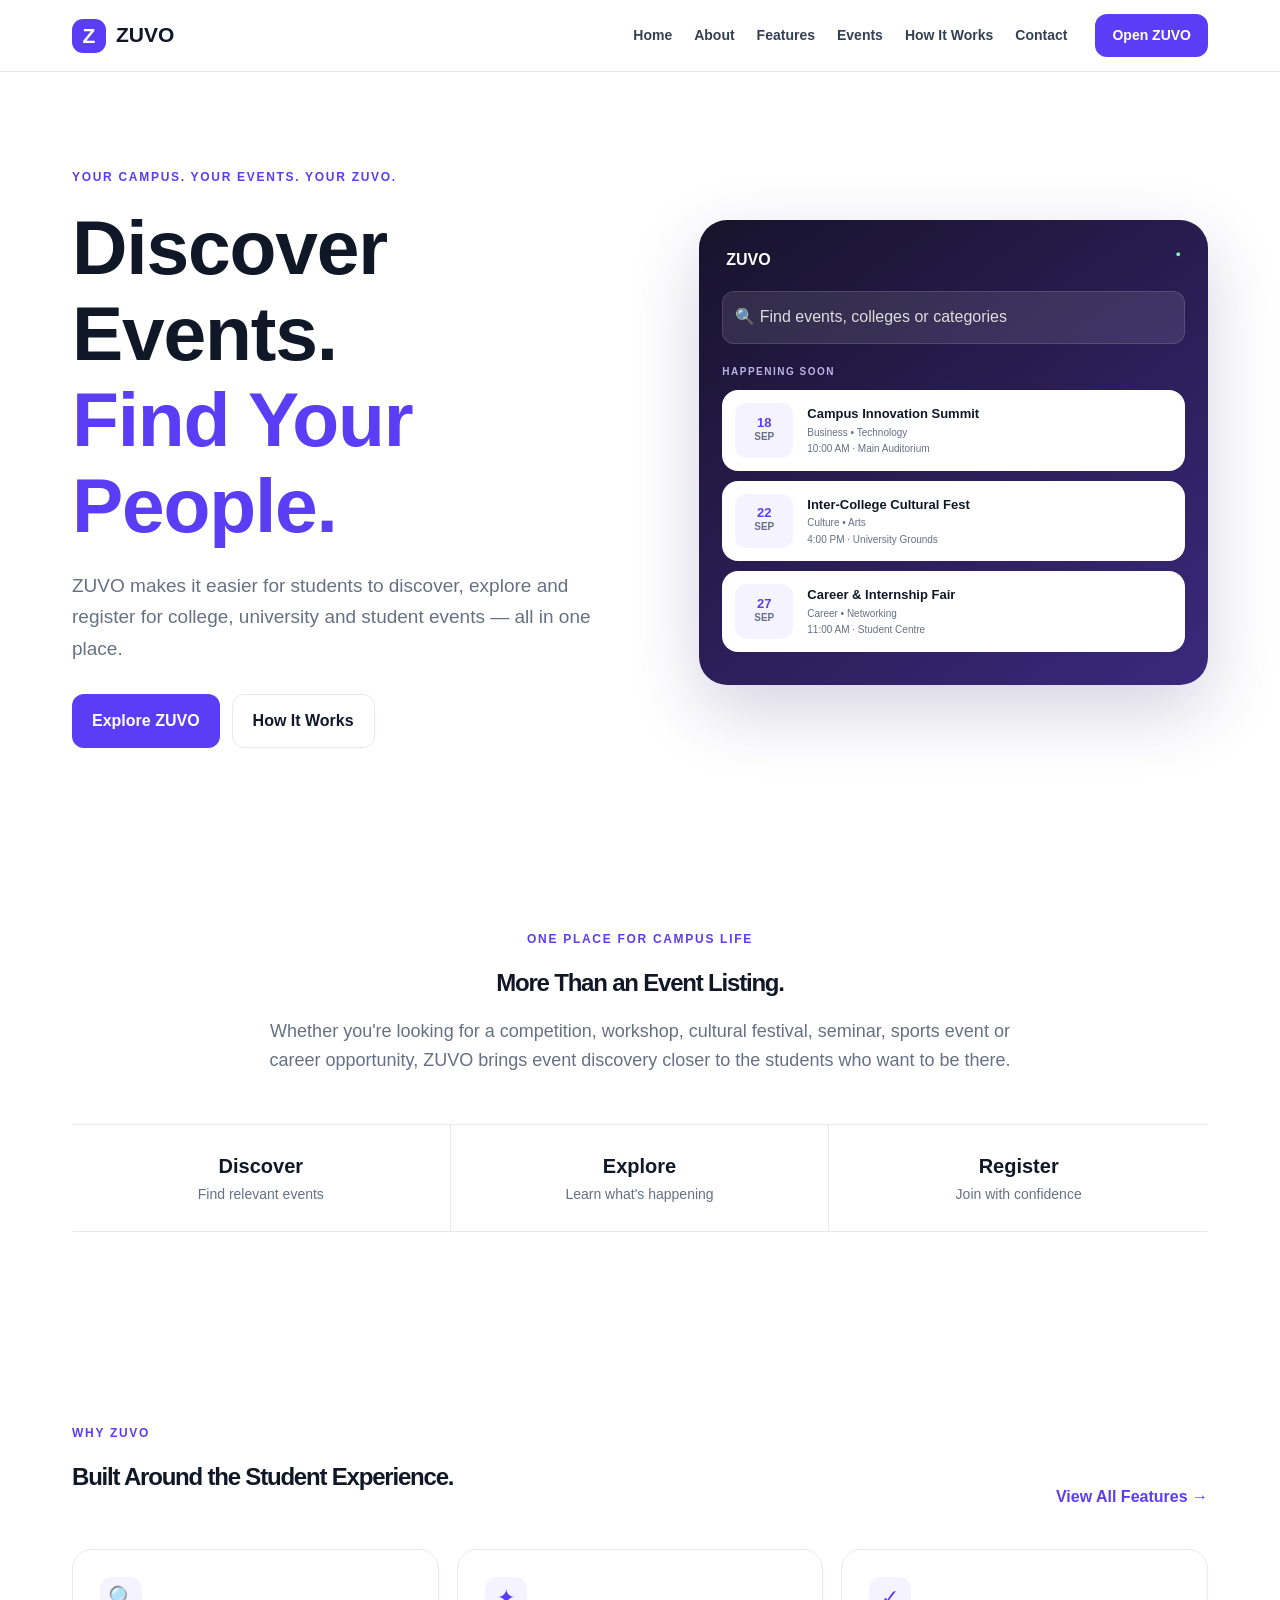
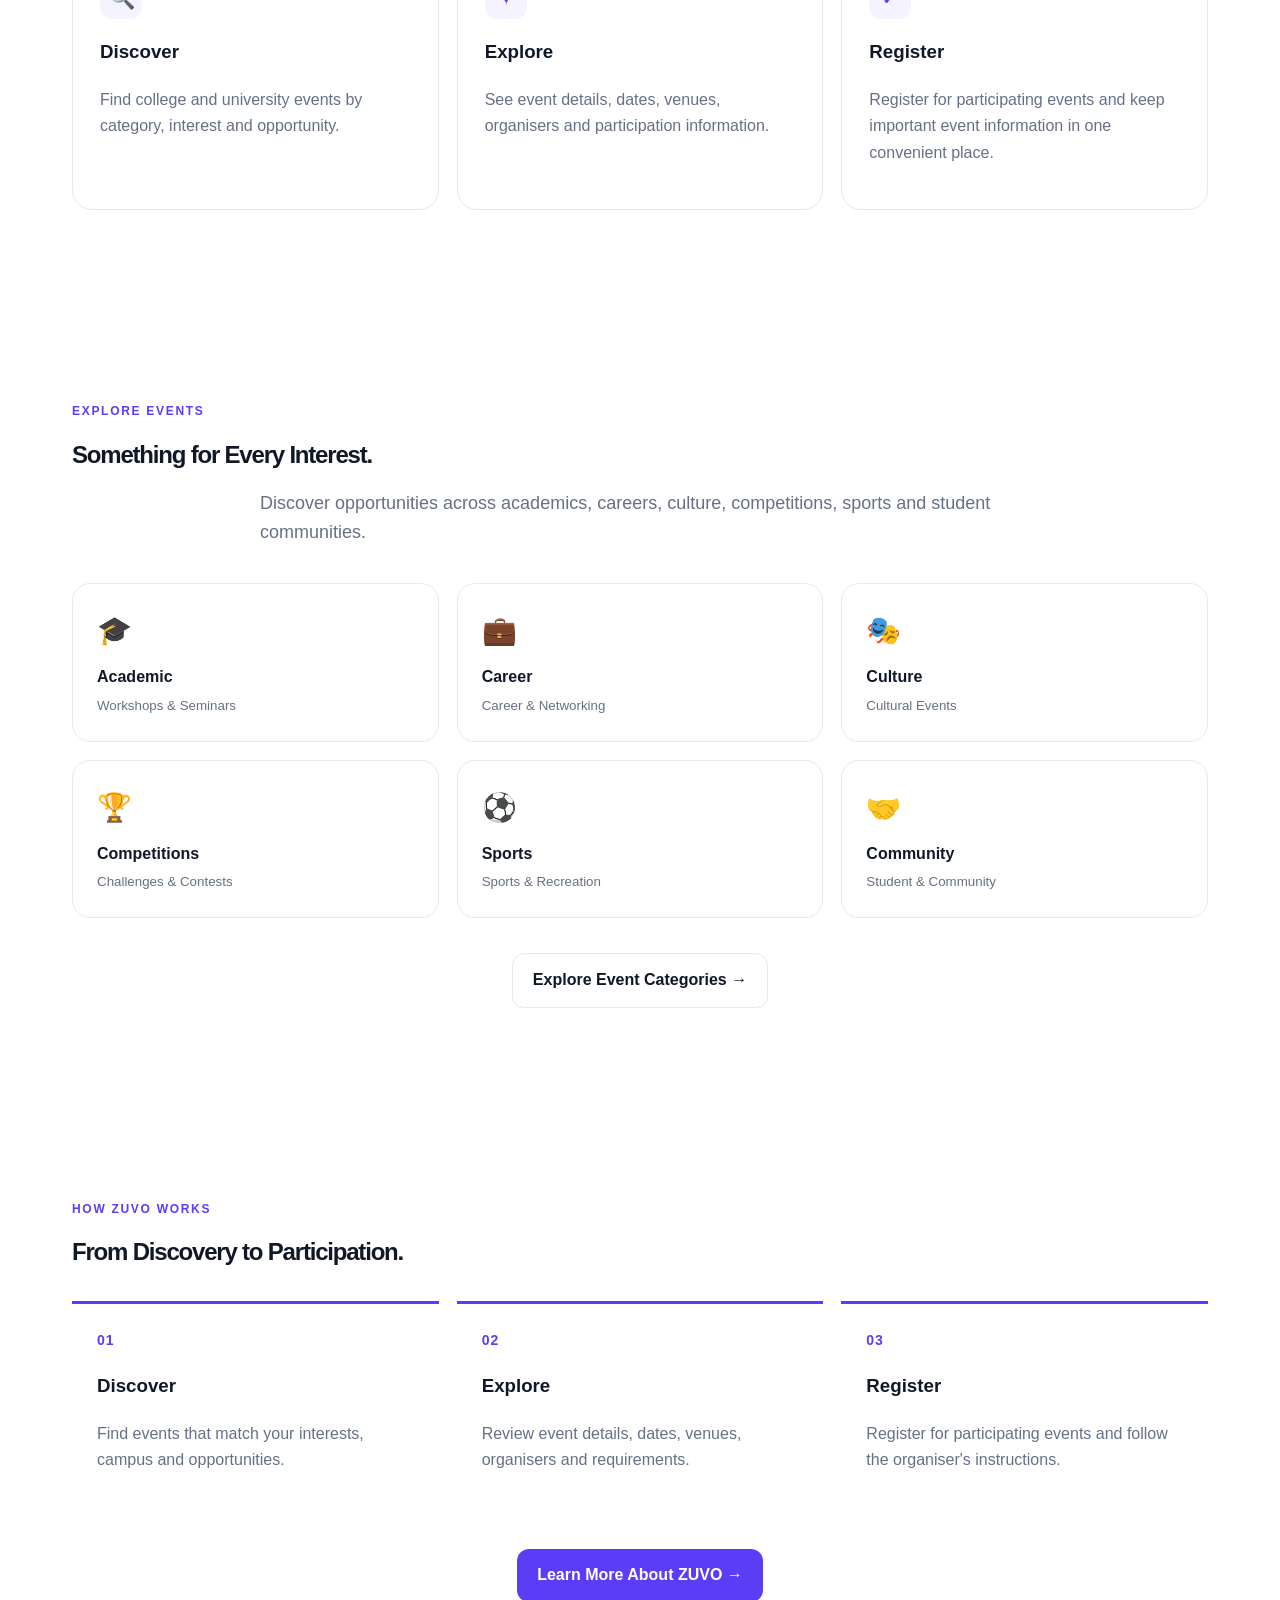
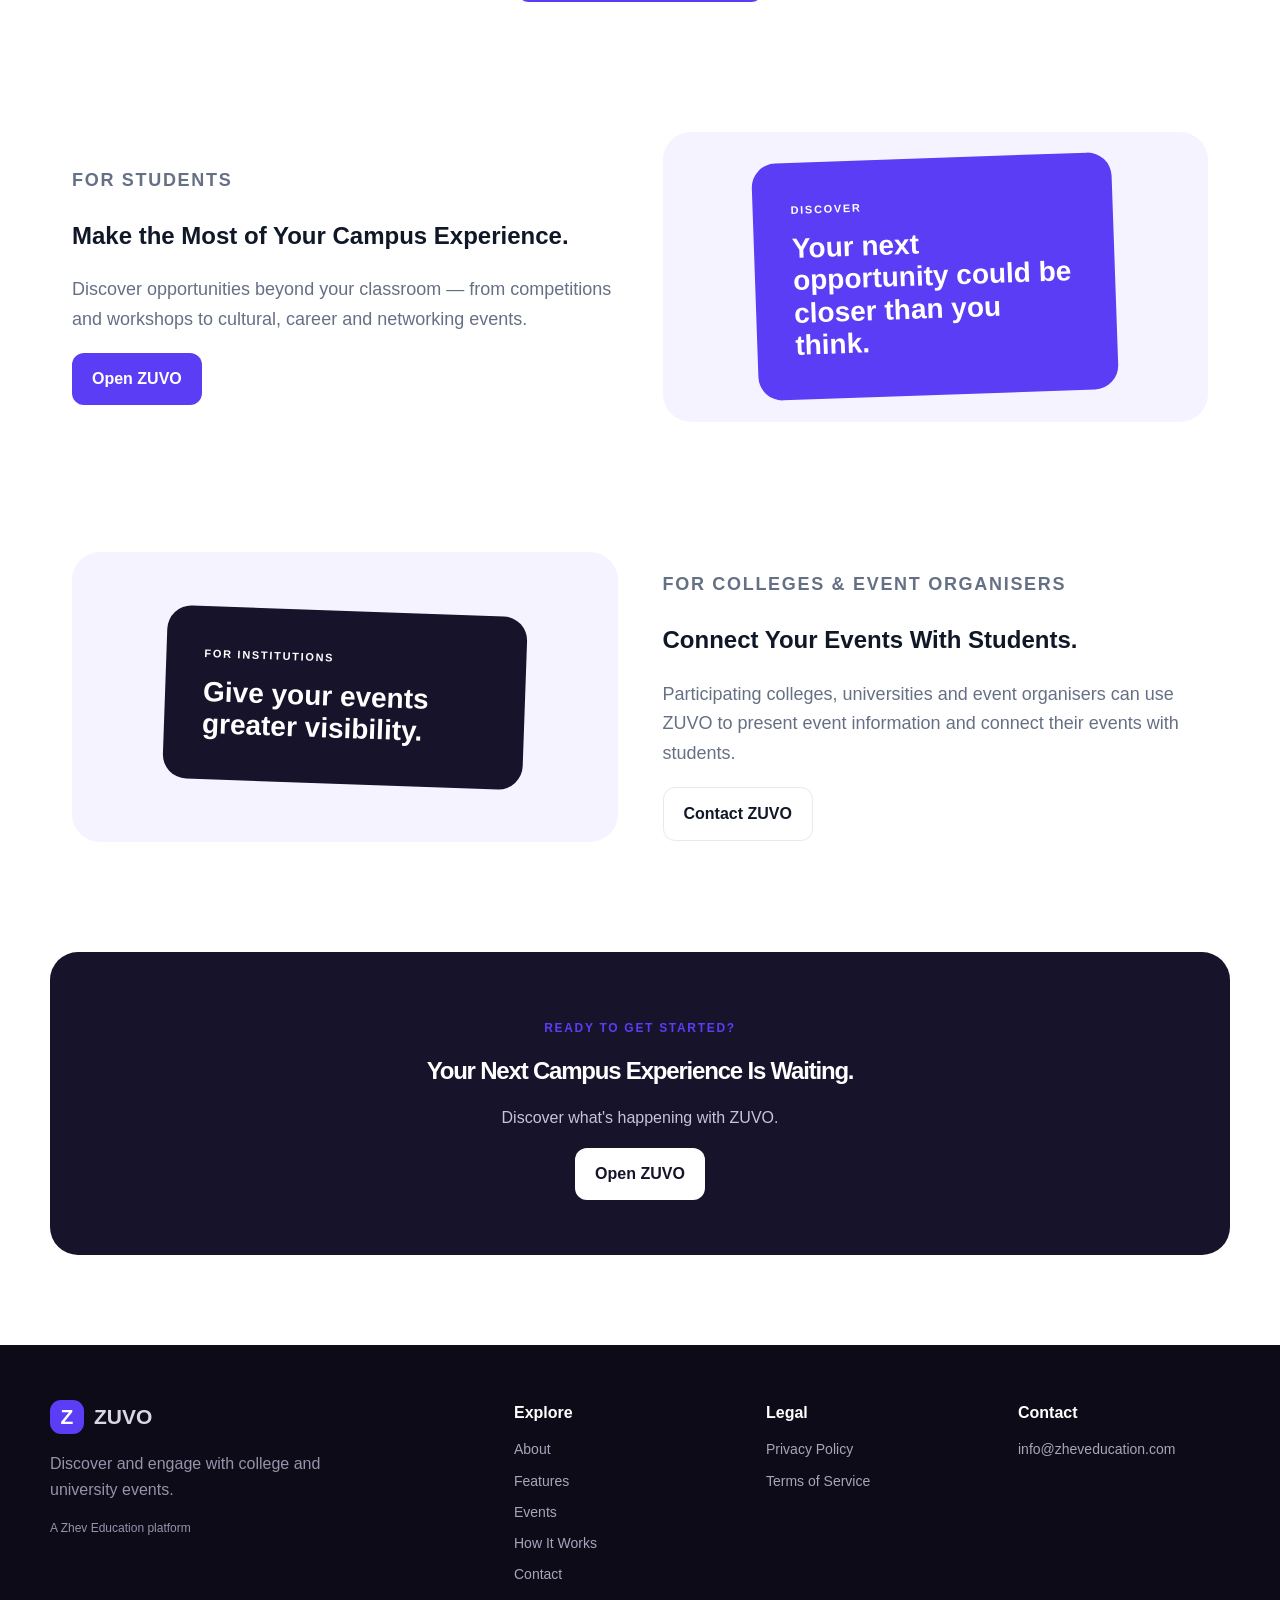
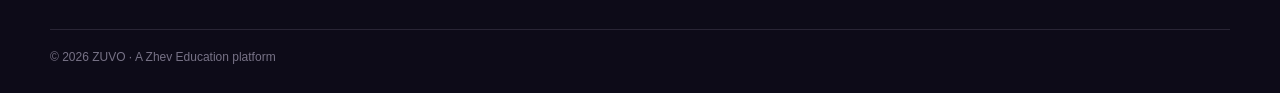
<file: index.html>
<!DOCTYPE html>
<html lang="en">
<head>
    <meta charset="UTF-8">
    <meta name="viewport" content="width=device-width, initial-scale=1.0">

    <title>ZUVO | Discover College & University Events</title>

    <meta name="description"
          content="ZUVO helps students discover, explore and register for college, university and student events — all in one place.">

    <meta name="keywords"
          content="college events, university events, student events, campus events, college event discovery, ZUVO">

    <meta name="robots" content="index, follow">

    <link rel="canonical" href="https://zuvo.zheveducation.com/">

    <link rel="stylesheet" href="styles.css">
</head>

<body>

<!-- ================= HEADER ================= -->

<header class="site-header">

    <div class="header-container">

        <a href="index.html" class="logo">
            <span class="logo-mark">Z</span>
            <span class="logo-text">ZUVO</span>
        </a>

        <nav class="main-nav">

            <a href="index.html">Home</a>
            <a href="about.html">About</a>
            <a href="features.html">Features</a>
            <a href="events.html">Events</a>
            <a href="how-it-works.html">How It Works</a>
            <a href="contact.html">Contact</a>

        </nav>

        <a href="https://app.zheveducation.com/"
           class="header-button">
            Open ZUVO
        </a>

    </div>

</header>


<!-- ================= HERO ================= -->

<main>

<section class="hero">

    <div class="hero-content">

        <p class="eyebrow">
            YOUR CAMPUS. YOUR EVENTS. YOUR ZUVO.
        </p>

        <h1>
            Discover Events.<br>
            <span>Find Your People.</span>
        </h1>

        <p class="hero-description">
            ZUVO makes it easier for students to discover,
            explore and register for college, university and
            student events — all in one place.
        </p>

        <div class="hero-buttons">

            <a href="https://app.zheveducation.com/"
               class="button button-primary">
                Explore ZUVO
            </a>

            <a href="how-it-works.html"
               class="button button-secondary">
                How It Works
            </a>

        </div>

    </div>


    <div class="hero-preview">

        <div class="preview-header">
            <strong>ZUVO</strong>
            <span>●</span>
        </div>

        <div class="search-box">
            🔍 Find events, colleges or categories
        </div>

        <p class="preview-label">
            HAPPENING SOON
        </p>


        <div class="event-preview">

            <div class="event-date">
                <strong>18</strong>
                <small>SEP</small>
            </div>

            <div>
                <strong>Campus Innovation Summit</strong>
                <span>Business • Technology</span>
                <small>10:00 AM · Main Auditorium</small>
            </div>

        </div>


        <div class="event-preview">

            <div class="event-date">
                <strong>22</strong>
                <small>SEP</small>
            </div>

            <div>
                <strong>Inter-College Cultural Fest</strong>
                <span>Culture • Arts</span>
                <small>4:00 PM · University Grounds</small>
            </div>

        </div>


        <div class="event-preview">

            <div class="event-date">
                <strong>27</strong>
                <small>SEP</small>
            </div>

            <div>
                <strong>Career & Internship Fair</strong>
                <span>Career • Networking</span>
                <small>11:00 AM · Student Centre</small>
            </div>

        </div>

    </div>

</section>


<!-- ================= INTRODUCTION ================= -->

<section class="section intro-section">

    <p class="eyebrow">
        ONE PLACE FOR CAMPUS LIFE
    </p>

    <h2>
        More Than an Event Listing.
    </h2>

    <p class="section-description">

        Whether you're looking for a competition,
        workshop, cultural festival, seminar,
        sports event or career opportunity,
        ZUVO brings event discovery closer to
        the students who want to be there.

    </p>


    <div class="three-column-stats">

        <div>
            <strong>Discover</strong>
            <span>Find relevant events</span>
        </div>

        <div>
            <strong>Explore</strong>
            <span>Learn what's happening</span>
        </div>

        <div>
            <strong>Register</strong>
            <span>Join with confidence</span>
        </div>

    </div>

</section>


<!-- ================= WHY ZUVO ================= -->

<section class="section">

    <div class="section-heading">

        <div>

            <p class="eyebrow">
                WHY ZUVO
            </p>

            <h2>
                Built Around the Student Experience.
            </h2>

        </div>

        <a href="features.html">
            View All Features →
        </a>

    </div>


    <div class="feature-cards">


        <article class="feature-card">

            <div class="feature-icon">
                🔍
            </div>

            <h3>
                Discover
            </h3>

            <p>
                Find college and university events
                by category, interest and opportunity.
            </p>

        </article>


        <article class="feature-card">

            <div class="feature-icon">
                ✦
            </div>

            <h3>
                Explore
            </h3>

            <p>
                See event details, dates, venues,
                organisers and participation information.
            </p>

        </article>


        <article class="feature-card">

            <div class="feature-icon">
                ✓
            </div>

            <h3>
                Register
            </h3>

            <p>
                Register for participating events
                and keep important event information
                in one convenient place.
            </p>

        </article>

    </div>

</section>


<!-- ================= EVENT CATEGORIES ================= -->

<section class="section categories-section">

    <p class="eyebrow">
        EXPLORE EVENTS
    </p>

    <h2>
        Something for Every Interest.
    </h2>

    <p class="section-description">
        Discover opportunities across academics,
        careers, culture, competitions, sports
        and student communities.
    </p>


    <div class="category-grid">

        <a href="events.html" class="category-card">
            <span>🎓</span>
            <strong>Academic</strong>
            <small>Workshops & Seminars</small>
        </a>


        <a href="events.html" class="category-card">
            <span>💼</span>
            <strong>Career</strong>
            <small>Career & Networking</small>
        </a>


        <a href="events.html" class="category-card">
            <span>🎭</span>
            <strong>Culture</strong>
            <small>Cultural Events</small>
        </a>


        <a href="events.html" class="category-card">
            <span>🏆</span>
            <strong>Competitions</strong>
            <small>Challenges & Contests</small>
        </a>


        <a href="events.html" class="category-card">
            <span>⚽</span>
            <strong>Sports</strong>
            <small>Sports & Recreation</small>
        </a>


        <a href="events.html" class="category-card">
            <span>🤝</span>
            <strong>Community</strong>
            <small>Student & Community</small>
        </a>

    </div>


    <div class="center-button">

        <a href="events.html"
           class="button button-secondary">
            Explore Event Categories →
        </a>

    </div>

</section>


<!-- ================= HOW IT WORKS ================= -->

<section class="section how-section">

    <p class="eyebrow">
        HOW ZUVO WORKS
    </p>

    <h2>
        From Discovery to Participation.
    </h2>


    <div class="steps">


        <div class="step">

            <div class="step-number">
                01
            </div>

            <h3>
                Discover
            </h3>

            <p>
                Find events that match your
                interests, campus and opportunities.
            </p>

        </div>


        <div class="step">

            <div class="step-number">
                02
            </div>

            <h3>
                Explore
            </h3>

            <p>
                Review event details, dates,
                venues, organisers and requirements.
            </p>

        </div>


        <div class="step">

            <div class="step-number">
                03
            </div>

            <h3>
                Register
            </h3>

            <p>
                Register for participating events
                and follow the organiser's instructions.
            </p>

        </div>

    </div>


    <div class="center-button">

        <a href="how-it-works.html"
           class="button button-primary">
            Learn More About ZUVO →
        </a>

    </div>

</section>


<!-- ================= STUDENTS ================= -->

<section class="split-section">

    <div class="split-content">

        <p class="eyebrow">
            FOR STUDENTS
        </p>

        <h2>
            Make the Most of Your Campus Experience.
        </h2>

        <p>

            Discover opportunities beyond your classroom —
            from competitions and workshops to cultural,
            career and networking events.

        </p>

        <a href="https://app.zheveducation.com/"
           class="button button-primary">
            Open ZUVO
        </a>

    </div>


    <div class="split-visual">

        <div class="visual-card">

            <span>DISCOVER</span>

            <strong>
                Your next opportunity
                could be closer than you think.
            </strong>

        </div>

    </div>

</section>


<!-- ================= ORGANISERS ================= -->

<section class="split-section organiser-section">

    <div class="split-visual">

        <div class="visual-card organiser-card">

            <span>FOR INSTITUTIONS</span>

            <strong>
                Give your events
                greater visibility.
            </strong>

        </div>

    </div>


    <div class="split-content">

        <p class="eyebrow">
            FOR COLLEGES & EVENT ORGANISERS
        </p>

        <h2>
            Connect Your Events With Students.
        </h2>

        <p>

            Participating colleges, universities and
            event organisers can use ZUVO to present
            event information and connect their events
            with students.

        </p>

        <a href="contact.html"
           class="button button-secondary">
            Contact ZUVO
        </a>

    </div>

</section>


<!-- ================= FINAL CTA ================= -->

<section class="final-cta">

    <p class="eyebrow">
        READY TO GET STARTED?
    </p>

    <h2>
        Your Next Campus Experience Is Waiting.
    </h2>

    <p>
        Discover what's happening with ZUVO.
    </p>

    <a href="https://app.zheveducation.com/"
       class="button button-light">
        Open ZUVO
    </a>

</section>

</main>


<!-- ================= FOOTER ================= -->

<footer class="site-footer">

    <div class="footer-container">


        <div class="footer-brand">

            <a href="index.html" class="logo">

                <span class="logo-mark">Z</span>

                <span class="logo-text">
                    ZUVO
                </span>

            </a>

            <p>
                Discover and engage with college
                and university events.
            </p>

            <p class="powered-by">
                A Zhev Education platform
            </p>

        </div>


        <div class="footer-column">

            <strong>
                Explore
            </strong>

            <a href="about.html">
                About
            </a>

            <a href="features.html">
                Features
            </a>

            <a href="events.html">
                Events
            </a>

            <a href="how-it-works.html">
                How It Works
            </a>

            <a href="contact.html">
                Contact
            </a>

        </div>


        <div class="footer-column">

            <strong>
                Legal
            </strong>

            <a href="privacy-policy.html">
                Privacy Policy
            </a>

            <a href="terms-of-service.html">
                Terms of Service
            </a>

        </div>


        <div class="footer-column">

            <strong>
                Contact
            </strong>

            <a href="mailto:info@zheveducation.com">
                info@zheveducation.com
            </a>

        </div>

    </div>


    <div class="footer-bottom">

        © 2026 ZUVO · A Zhev Education platform

    </div>

</footer>


<script src="site.js"></script>

</body>
</html>
</file>
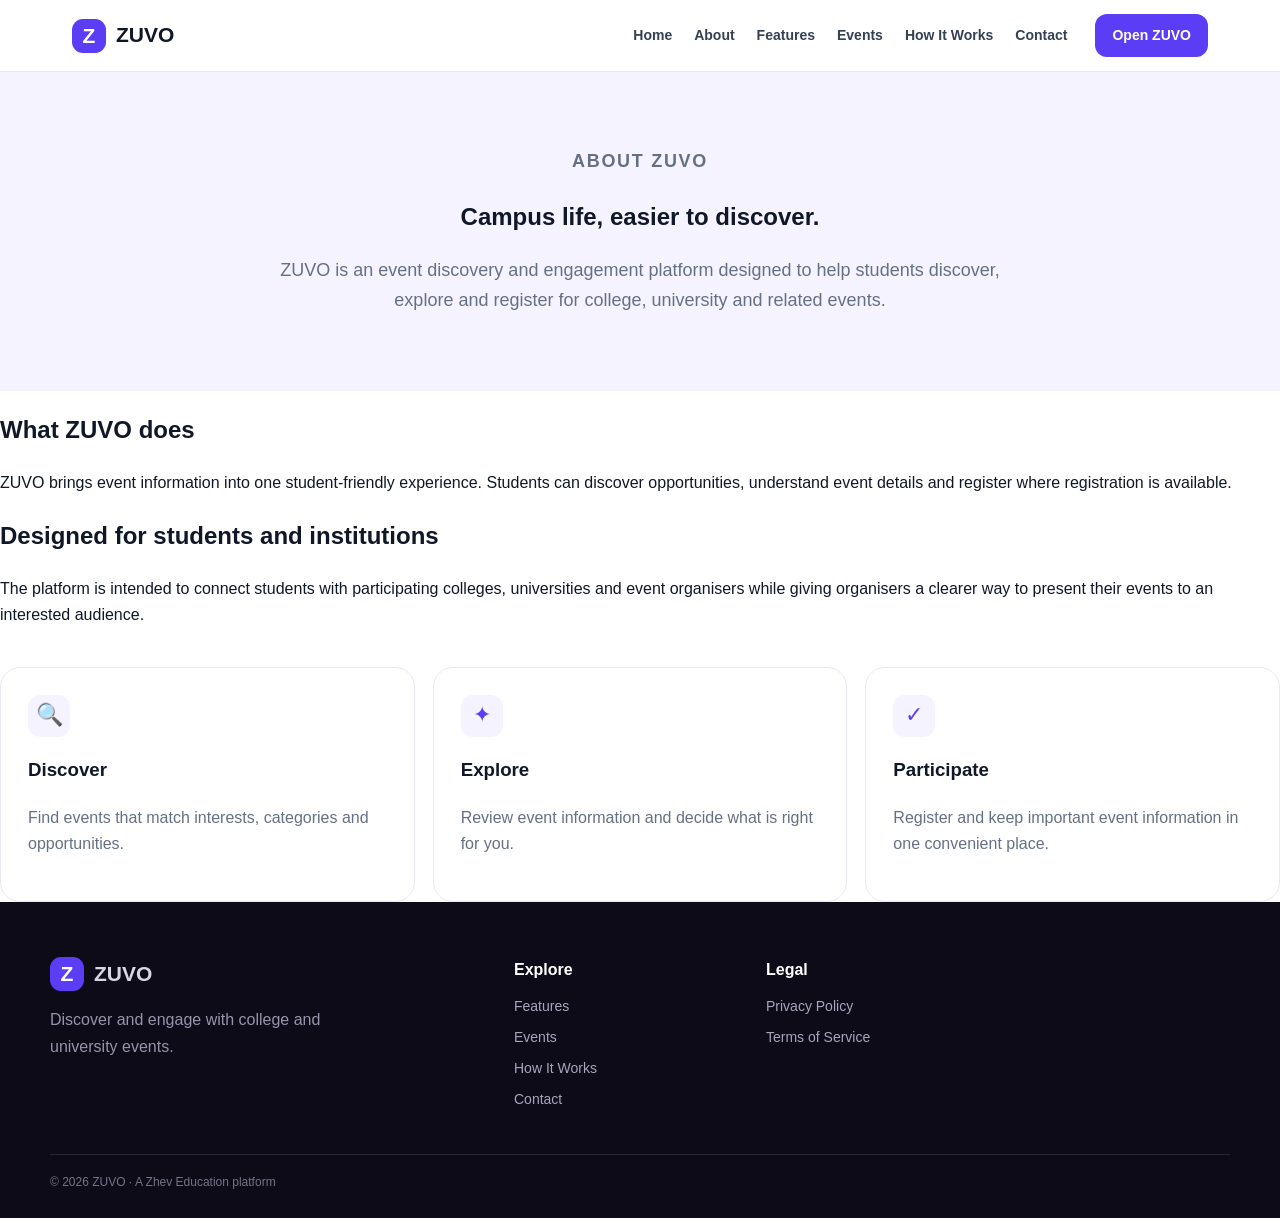
<file: about.html>
<!DOCTYPE html><html lang="en"><head><meta charset="UTF-8"><meta name="viewport" content="width=device-width, initial-scale=1.0"><meta name="description" content="Learn about ZUVO, a platform for discovering and engaging with college and university events."><link rel="canonical" href="https://zuvo.zheveducation.com/about.html"><link rel="stylesheet" href="styles.css"><title>About ZUVO | Discover Campus Events</title></head><body><header class="site-header"><div class="header-container"><a href="index.html" class="logo"><span class="logo-mark">Z</span><span class="logo-text">ZUVO</span></a><nav class="main-nav"><a href="index.html">Home</a><a href="about.html">About</a><a href="features.html">Features</a><a href="events.html">Events</a><a href="how-it-works.html">How It Works</a><a href="contact.html">Contact</a></nav><a href="https://app.zheveducation.com/" class="header-button">Open ZUVO</a></div></header><main><section class="page-hero"><p class="eyebrow">ABOUT ZUVO</p><h1>Campus life, easier to discover.</h1><p>ZUVO is an event discovery and engagement platform designed to help students discover, explore and register for college, university and related events.</p></section><section class="content-section"><h2>What ZUVO does</h2><p>ZUVO brings event information into one student-friendly experience. Students can discover opportunities, understand event details and register where registration is available.</p><h2>Designed for students and institutions</h2><p>The platform is intended to connect students with participating colleges, universities and event organisers while giving organisers a clearer way to present their events to an interested audience.</p><div class="feature-cards three"><article class="feature-card"><div class="feature-icon">🔍</div><h3>Discover</h3><p>Find events that match interests, categories and opportunities.</p></article><article class="feature-card"><div class="feature-icon">✦</div><h3>Explore</h3><p>Review event information and decide what is right for you.</p></article><article class="feature-card"><div class="feature-icon">✓</div><h3>Participate</h3><p>Register and keep important event information in one convenient place.</p></article></div></section></main><footer class="site-footer"><div class="footer-container"><div class="footer-brand"><a href="index.html" class="logo"><span class="logo-mark">Z</span><span class="logo-text">ZUVO</span></a><p>Discover and engage with college and university events.</p></div><div class="footer-column"><strong>Explore</strong><a href="features.html">Features</a><a href="events.html">Events</a><a href="how-it-works.html">How It Works</a><a href="contact.html">Contact</a></div><div class="footer-column"><strong>Legal</strong><a href="privacy-policy.html">Privacy Policy</a><a href="terms-of-service.html">Terms of Service</a></div></div><div class="footer-bottom">© 2026 ZUVO · A Zhev Education platform</div></footer><script src="site.js"></script></body></html>
</file>
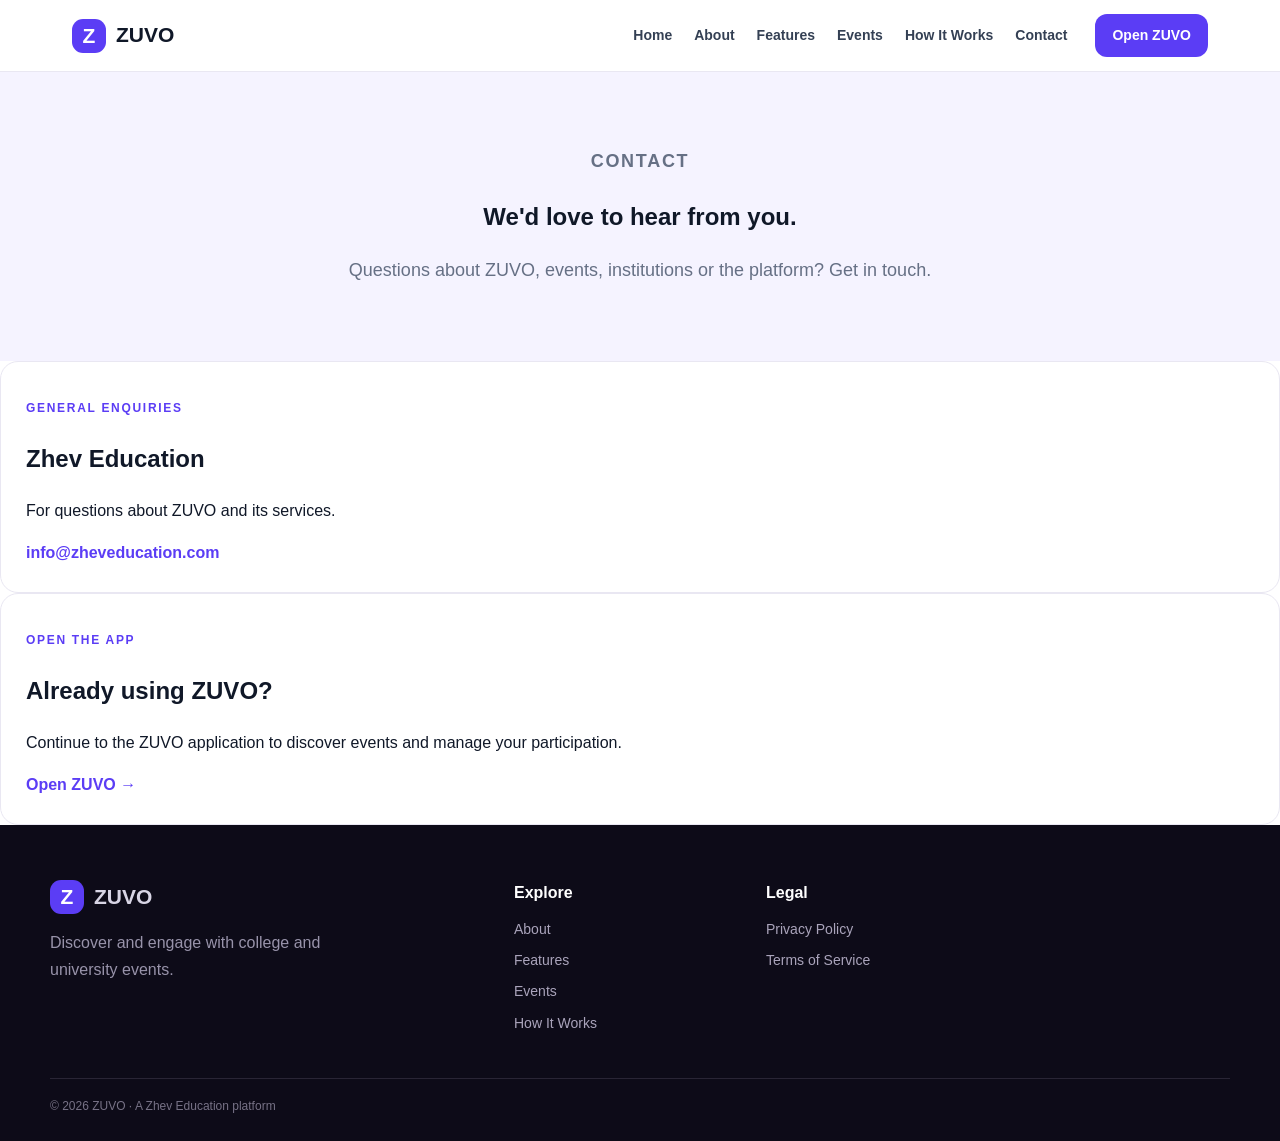
<file: contact.html>
<!doctype html><html lang="en"><head><meta charset="utf-8"><meta name="viewport" content="width=device-width,initial-scale=1"><meta name="description" content="Contact ZUVO and Zhev Education."><link rel="canonical" href="https://zuvo.zheveducation.com/contact.html"><link rel="stylesheet" href="styles.css"><title>Contact | ZUVO</title></head><body><header class="site-header"><div class="header-container"><a href="index.html" class="logo"><span class="logo-mark">Z</span><span class="logo-text">ZUVO</span></a><nav class="main-nav"><a href="index.html">Home</a><a href="about.html">About</a><a href="features.html">Features</a><a href="events.html">Events</a><a href="how-it-works.html">How It Works</a><a href="contact.html">Contact</a></nav><a href="https://app.zheveducation.com/" class="header-button">Open ZUVO</a></div></header><main><section class="page-hero"><p class="eyebrow">CONTACT</p><h1>We'd love to hear from you.</h1><p>Questions about ZUVO, events, institutions or the platform? Get in touch.</p></section><section class="content-section"><div class="contact-grid"><div class="contact-card"><p class="eyebrow">GENERAL ENQUIRIES</p><h2>Zhev Education</h2><p>For questions about ZUVO and its services.</p><a class="contact-link" href="mailto:info@zheveducation.com">info@zheveducation.com</a></div><div class="contact-card"><p class="eyebrow">OPEN THE APP</p><h2>Already using ZUVO?</h2><p>Continue to the ZUVO application to discover events and manage your participation.</p><a class="contact-link" href="https://app.zheveducation.com/">Open ZUVO →</a></div></div></section></main><footer class="site-footer"><div class="footer-container"><div class="footer-brand"><a href="index.html" class="logo"><span class="logo-mark">Z</span><span class="logo-text">ZUVO</span></a><p>Discover and engage with college and university events.</p></div><div class="footer-column"><strong>Explore</strong><a href="about.html">About</a><a href="features.html">Features</a><a href="events.html">Events</a><a href="how-it-works.html">How It Works</a></div><div class="footer-column"><strong>Legal</strong><a href="privacy-policy.html">Privacy Policy</a><a href="terms-of-service.html">Terms of Service</a></div></div><div class="footer-bottom">© 2026 ZUVO · A Zhev Education platform</div></footer><script src="site.js"></script></body></html>
</file>
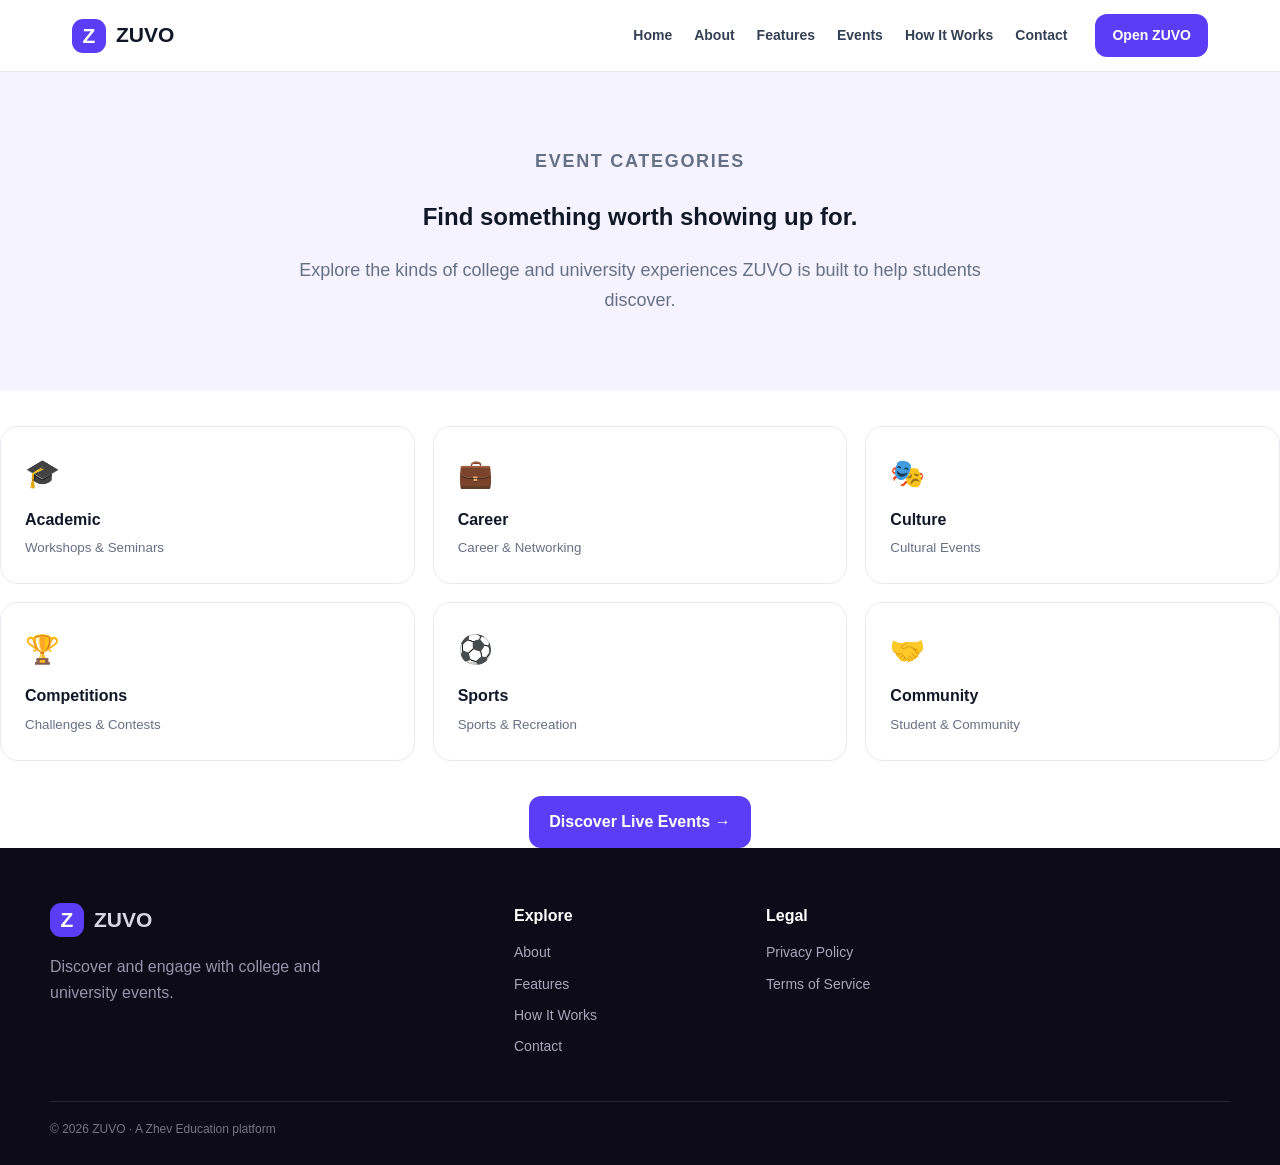
<file: events.html>
<!doctype html><html lang="en"><head><meta charset="utf-8"><meta name="viewport" content="width=device-width,initial-scale=1"><meta name="description" content="Explore college and university event categories on ZUVO."><link rel="canonical" href="https://zuvo.zheveducation.com/events.html"><link rel="stylesheet" href="styles.css"><title>Events | ZUVO</title></head><body><header class="site-header"><div class="header-container"><a href="index.html" class="logo"><span class="logo-mark">Z</span><span class="logo-text">ZUVO</span></a><nav class="main-nav"><a href="index.html">Home</a><a href="about.html">About</a><a href="features.html">Features</a><a href="events.html">Events</a><a href="how-it-works.html">How It Works</a><a href="contact.html">Contact</a></nav><a href="https://app.zheveducation.com/" class="header-button">Open ZUVO</a></div></header><main><section class="page-hero"><p class="eyebrow">EVENT CATEGORIES</p><h1>Find something worth showing up for.</h1><p>Explore the kinds of college and university experiences ZUVO is built to help students discover.</p></section><section class="content-section"><div class="category-grid"><article class="category-card"><span>🎓</span><strong>Academic</strong><small>Workshops & Seminars</small></article><article class="category-card"><span>💼</span><strong>Career</strong><small>Career & Networking</small></article><article class="category-card"><span>🎭</span><strong>Culture</strong><small>Cultural Events</small></article><article class="category-card"><span>🏆</span><strong>Competitions</strong><small>Challenges & Contests</small></article><article class="category-card"><span>⚽</span><strong>Sports</strong><small>Sports & Recreation</small></article><article class="category-card"><span>🤝</span><strong>Community</strong><small>Student & Community</small></article></div><div class="center-button"><a class="button button-primary" href="https://app.zheveducation.com/">Discover Live Events →</a></div></section></main><footer class="site-footer"><div class="footer-container"><div class="footer-brand"><a href="index.html" class="logo"><span class="logo-mark">Z</span><span class="logo-text">ZUVO</span></a><p>Discover and engage with college and university events.</p></div><div class="footer-column"><strong>Explore</strong><a href="about.html">About</a><a href="features.html">Features</a><a href="how-it-works.html">How It Works</a><a href="contact.html">Contact</a></div><div class="footer-column"><strong>Legal</strong><a href="privacy-policy.html">Privacy Policy</a><a href="terms-of-service.html">Terms of Service</a></div></div><div class="footer-bottom">© 2026 ZUVO · A Zhev Education platform</div></footer><script src="site.js"></script></body></html>
</file>
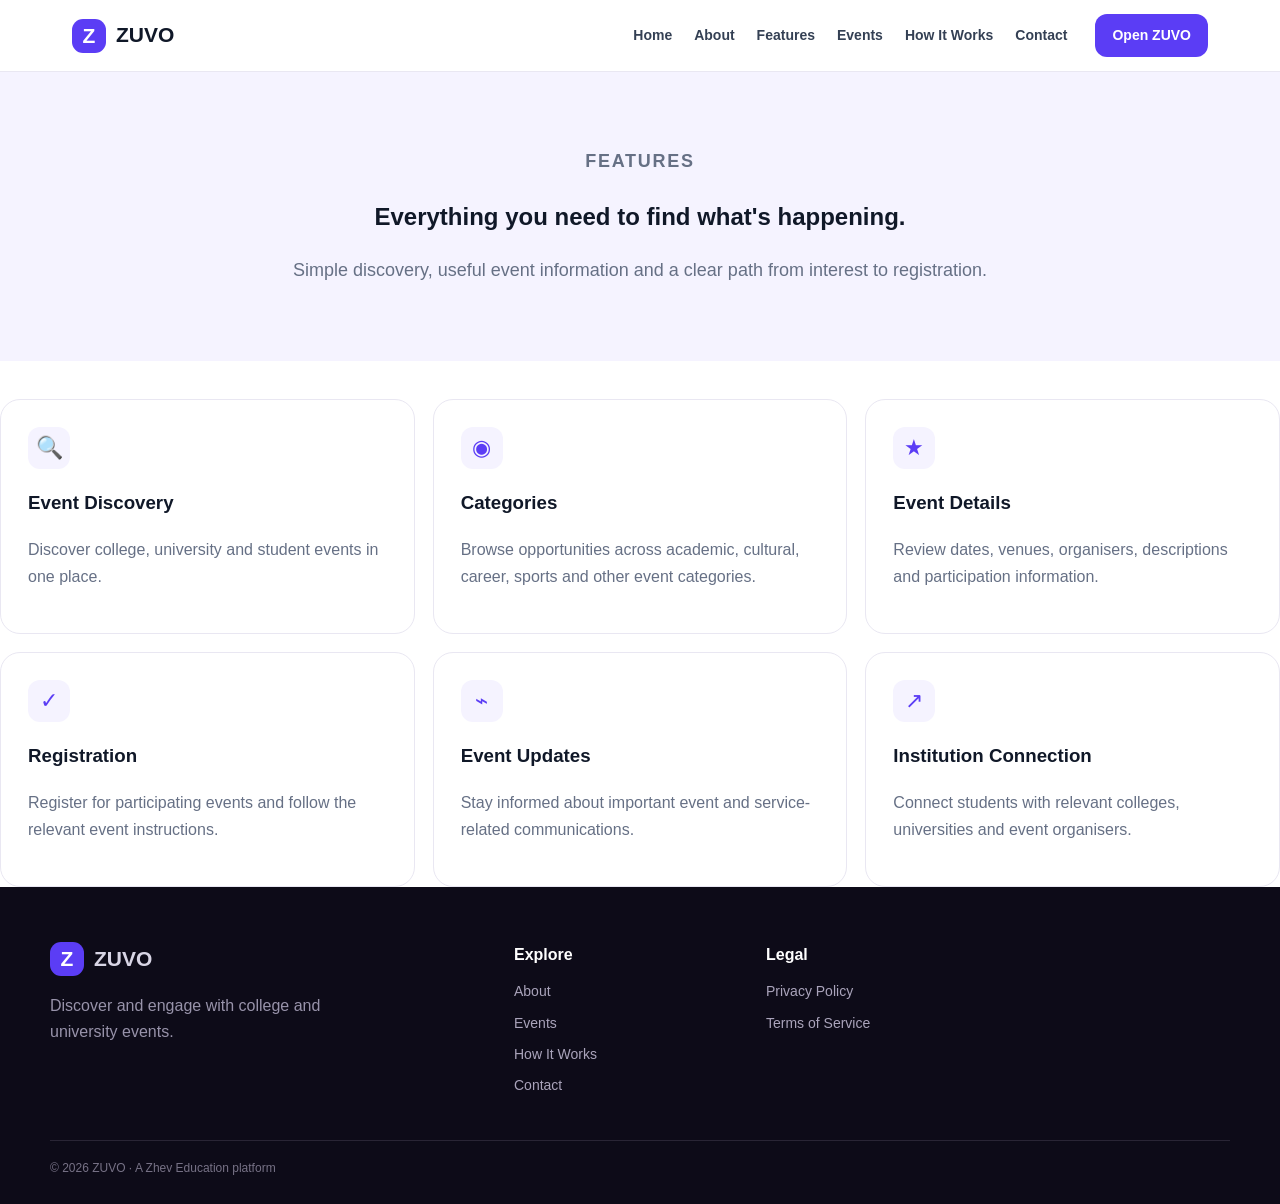
<file: features.html>
<!doctype html><html lang="en"><head><meta charset="utf-8"><meta name="viewport" content="width=device-width,initial-scale=1"><meta name="description" content="Explore ZUVO features for discovering, exploring and registering for college and university events."><link rel="canonical" href="https://zuvo.zheveducation.com/features.html"><link rel="stylesheet" href="styles.css"><title>ZUVO Features</title></head><body><header class="site-header"><div class="header-container"><a href="index.html" class="logo"><span class="logo-mark">Z</span><span class="logo-text">ZUVO</span></a><nav class="main-nav"><a href="index.html">Home</a><a href="about.html">About</a><a href="features.html">Features</a><a href="events.html">Events</a><a href="how-it-works.html">How It Works</a><a href="contact.html">Contact</a></nav><a href="https://app.zheveducation.com/" class="header-button">Open ZUVO</a></div></header><main><section class="page-hero"><p class="eyebrow">FEATURES</p><h1>Everything you need to find what's happening.</h1><p>Simple discovery, useful event information and a clear path from interest to registration.</p></section><section class="content-section"><div class="feature-cards three"><article class="feature-card"><div class="feature-icon">🔍</div><h3>Event Discovery</h3><p>Discover college, university and student events in one place.</p></article><article class="feature-card"><div class="feature-icon">◉</div><h3>Categories</h3><p>Browse opportunities across academic, cultural, career, sports and other event categories.</p></article><article class="feature-card"><div class="feature-icon">★</div><h3>Event Details</h3><p>Review dates, venues, organisers, descriptions and participation information.</p></article><article class="feature-card"><div class="feature-icon">✓</div><h3>Registration</h3><p>Register for participating events and follow the relevant event instructions.</p></article><article class="feature-card"><div class="feature-icon">⌁</div><h3>Event Updates</h3><p>Stay informed about important event and service-related communications.</p></article><article class="feature-card"><div class="feature-icon">↗</div><h3>Institution Connection</h3><p>Connect students with relevant colleges, universities and event organisers.</p></article></div></section></main><footer class="site-footer"><div class="footer-container"><div class="footer-brand"><a href="index.html" class="logo"><span class="logo-mark">Z</span><span class="logo-text">ZUVO</span></a><p>Discover and engage with college and university events.</p></div><div class="footer-column"><strong>Explore</strong><a href="about.html">About</a><a href="events.html">Events</a><a href="how-it-works.html">How It Works</a><a href="contact.html">Contact</a></div><div class="footer-column"><strong>Legal</strong><a href="privacy-policy.html">Privacy Policy</a><a href="terms-of-service.html">Terms of Service</a></div></div><div class="footer-bottom">© 2026 ZUVO · A Zhev Education platform</div></footer><script src="site.js"></script></body></html>
</file>
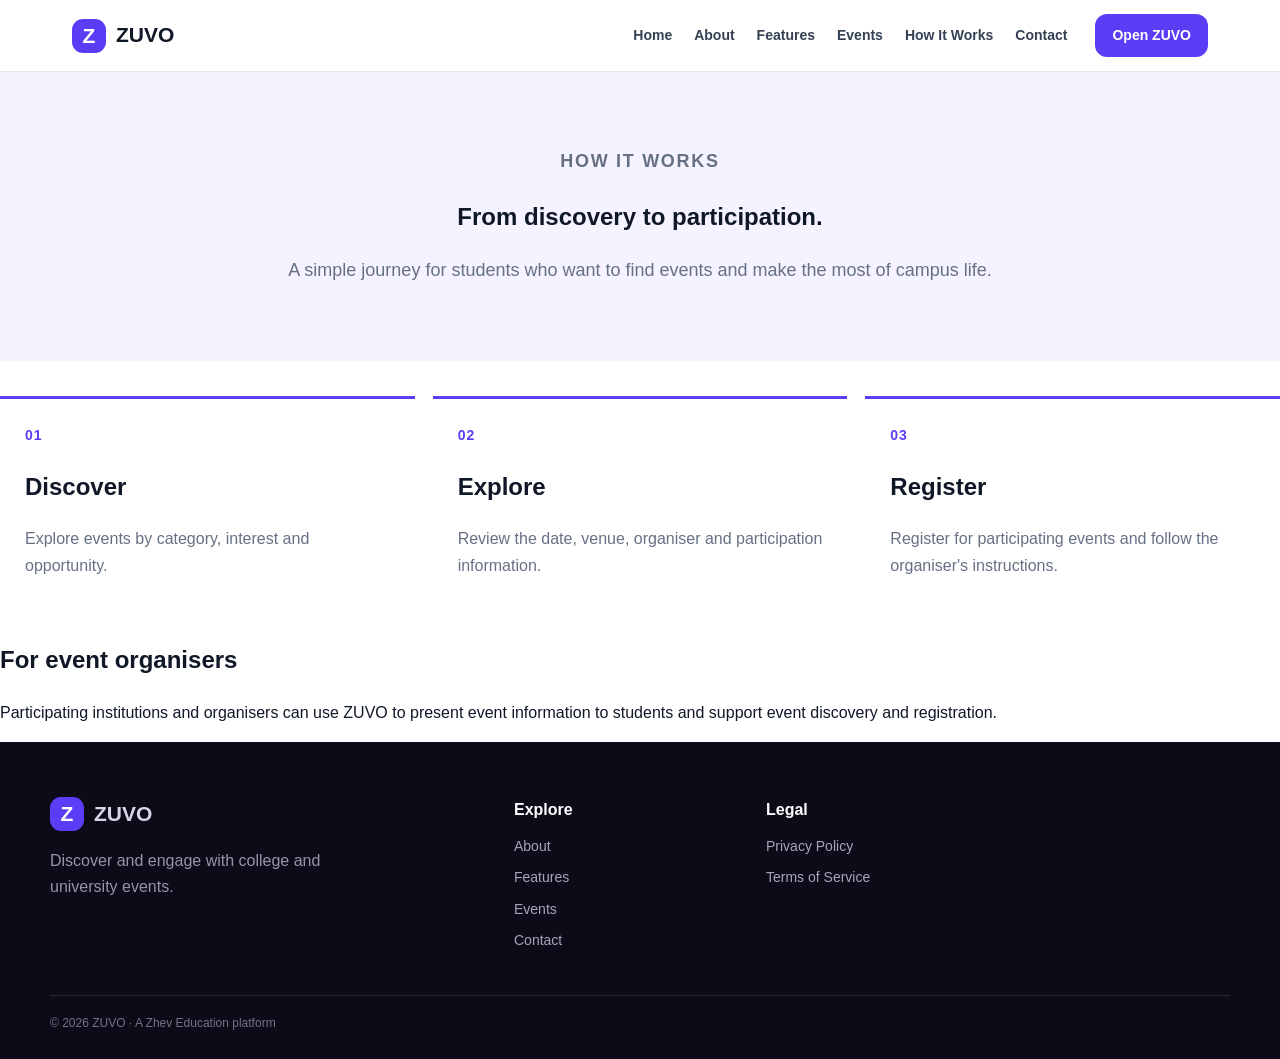
<file: how-it-works.html>
<!doctype html><html lang="en"><head><meta charset="utf-8"><meta name="viewport" content="width=device-width,initial-scale=1"><meta name="description" content="Learn how ZUVO helps students discover and register for college and university events."><link rel="canonical" href="https://zuvo.zheveducation.com/how-it-works.html"><link rel="stylesheet" href="styles.css"><title>How It Works | ZUVO</title></head><body><header class="site-header"><div class="header-container"><a href="index.html" class="logo"><span class="logo-mark">Z</span><span class="logo-text">ZUVO</span></a><nav class="main-nav"><a href="index.html">Home</a><a href="about.html">About</a><a href="features.html">Features</a><a href="events.html">Events</a><a href="how-it-works.html">How It Works</a><a href="contact.html">Contact</a></nav><a href="https://app.zheveducation.com/" class="header-button">Open ZUVO</a></div></header><main><section class="page-hero"><p class="eyebrow">HOW IT WORKS</p><h1>From discovery to participation.</h1><p>A simple journey for students who want to find events and make the most of campus life.</p></section><section class="content-section"><div class="steps"><article class="step"><div class="step-number">01</div><h2>Discover</h2><p>Explore events by category, interest and opportunity.</p></article><article class="step"><div class="step-number">02</div><h2>Explore</h2><p>Review the date, venue, organiser and participation information.</p></article><article class="step"><div class="step-number">03</div><h2>Register</h2><p>Register for participating events and follow the organiser's instructions.</p></article></div><h2 class="content-heading">For event organisers</h2><p>Participating institutions and organisers can use ZUVO to present event information to students and support event discovery and registration.</p></section></main><footer class="site-footer"><div class="footer-container"><div class="footer-brand"><a href="index.html" class="logo"><span class="logo-mark">Z</span><span class="logo-text">ZUVO</span></a><p>Discover and engage with college and university events.</p></div><div class="footer-column"><strong>Explore</strong><a href="about.html">About</a><a href="features.html">Features</a><a href="events.html">Events</a><a href="contact.html">Contact</a></div><div class="footer-column"><strong>Legal</strong><a href="privacy-policy.html">Privacy Policy</a><a href="terms-of-service.html">Terms of Service</a></div></div><div class="footer-bottom">© 2026 ZUVO · A Zhev Education platform</div></footer><script src="site.js"></script></body></html>
</file>
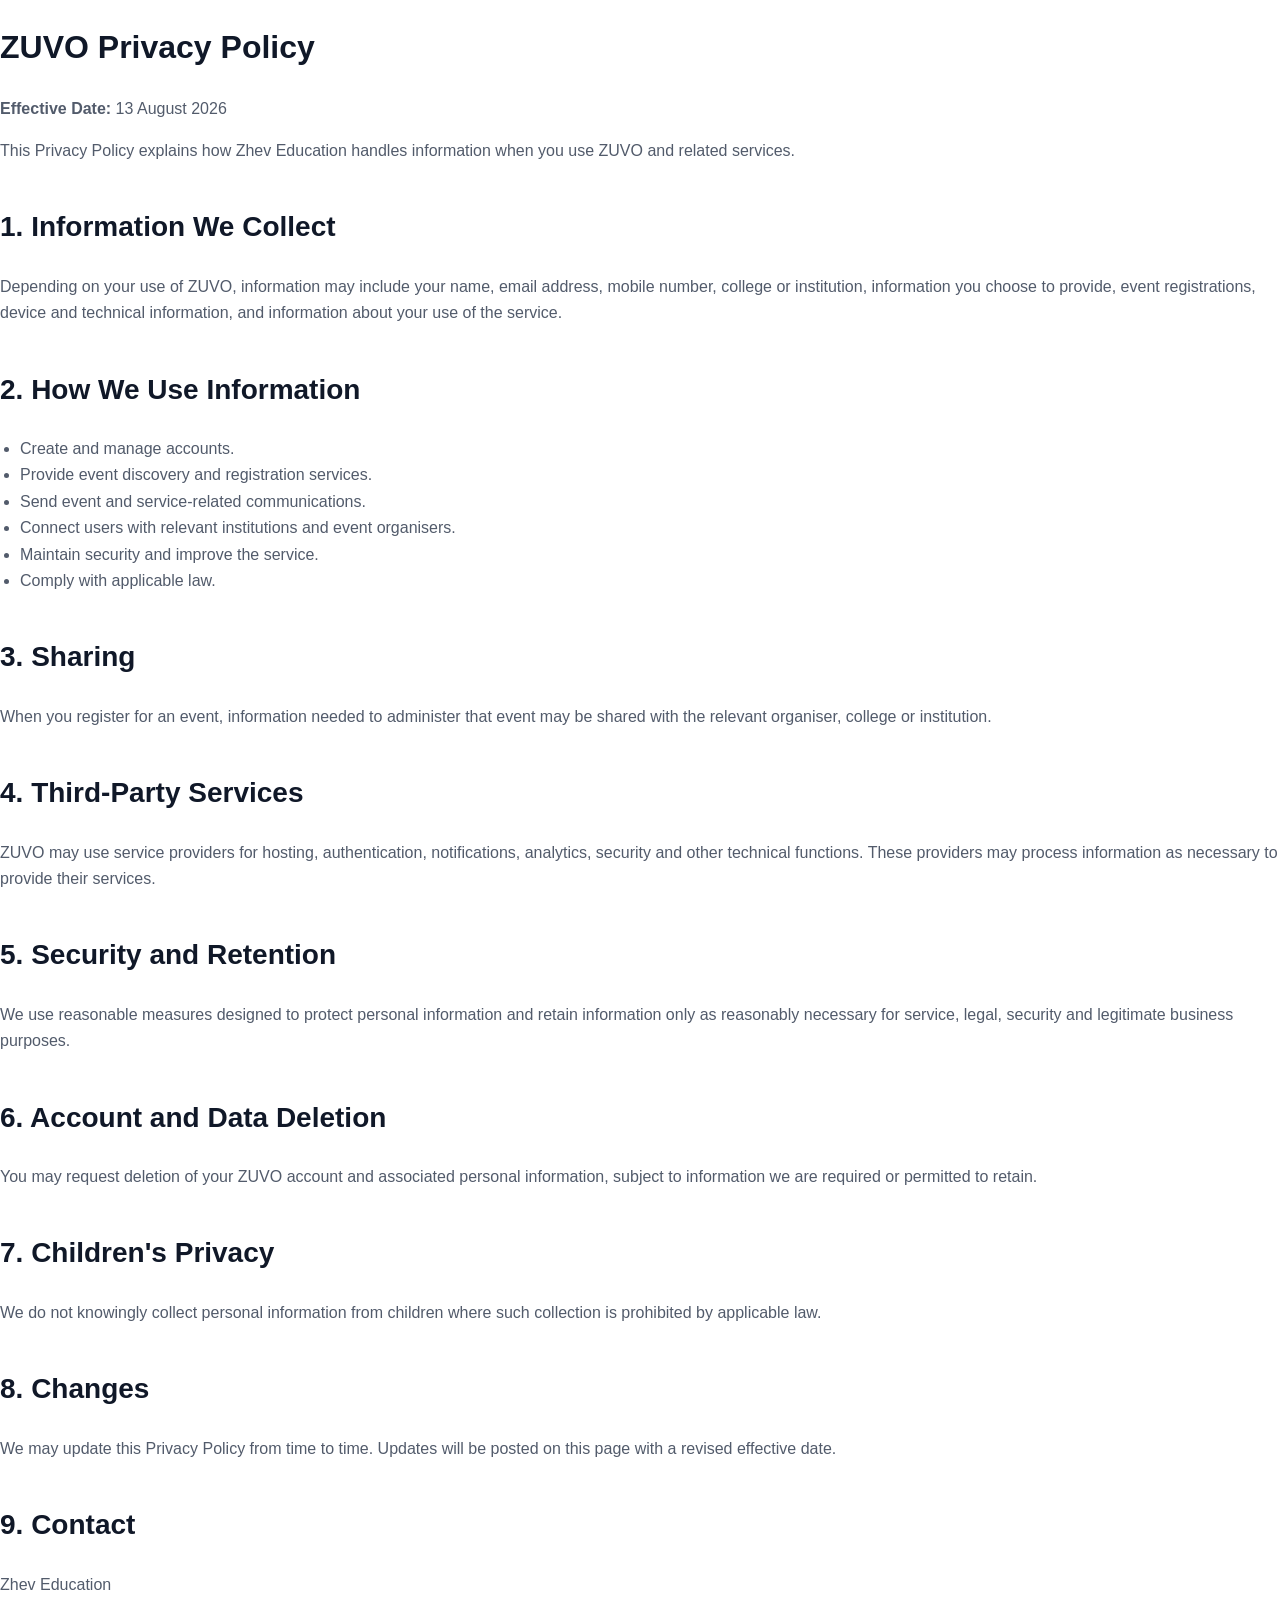
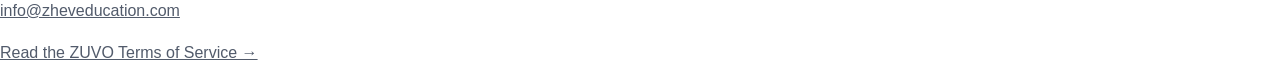
<file: privacy-policy.html>
<!doctype html><html lang="en"><head><meta charset="utf-8"><meta name="viewport" content="width=device-width,initial-scale=1"><link rel="stylesheet" href="styles.css"><title>Privacy Policy | ZUVO</title></head><body><main class="content-section legal"><h1>ZUVO Privacy Policy</h1><p><strong>Effective Date:</strong> 13 August 2026</p><p>This Privacy Policy explains how Zhev Education handles information when you use ZUVO and related services.</p><h2>1. Information We Collect</h2><p>Depending on your use of ZUVO, information may include your name, email address, mobile number, college or institution, information you choose to provide, event registrations, device and technical information, and information about your use of the service.</p><h2>2. How We Use Information</h2><ul><li>Create and manage accounts.</li><li>Provide event discovery and registration services.</li><li>Send event and service-related communications.</li><li>Connect users with relevant institutions and event organisers.</li><li>Maintain security and improve the service.</li><li>Comply with applicable law.</li></ul><h2>3. Sharing</h2><p>When you register for an event, information needed to administer that event may be shared with the relevant organiser, college or institution.</p><h2>4. Third-Party Services</h2><p>ZUVO may use service providers for hosting, authentication, notifications, analytics, security and other technical functions. These providers may process information as necessary to provide their services.</p><h2>5. Security and Retention</h2><p>We use reasonable measures designed to protect personal information and retain information only as reasonably necessary for service, legal, security and legitimate business purposes.</p><h2>6. Account and Data Deletion</h2><p>You may request deletion of your ZUVO account and associated personal information, subject to information we are required or permitted to retain.</p><h2>7. Children's Privacy</h2><p>We do not knowingly collect personal information from children where such collection is prohibited by applicable law.</p><h2>8. Changes</h2><p>We may update this Privacy Policy from time to time. Updates will be posted on this page with a revised effective date.</p><h2>9. Contact</h2><p>Zhev Education<br><a href="mailto:info@zheveducation.com">info@zheveducation.com</a></p><p><a href="terms-of-service.html">Read the ZUVO Terms of Service →</a></p></main></body></html>
</file>
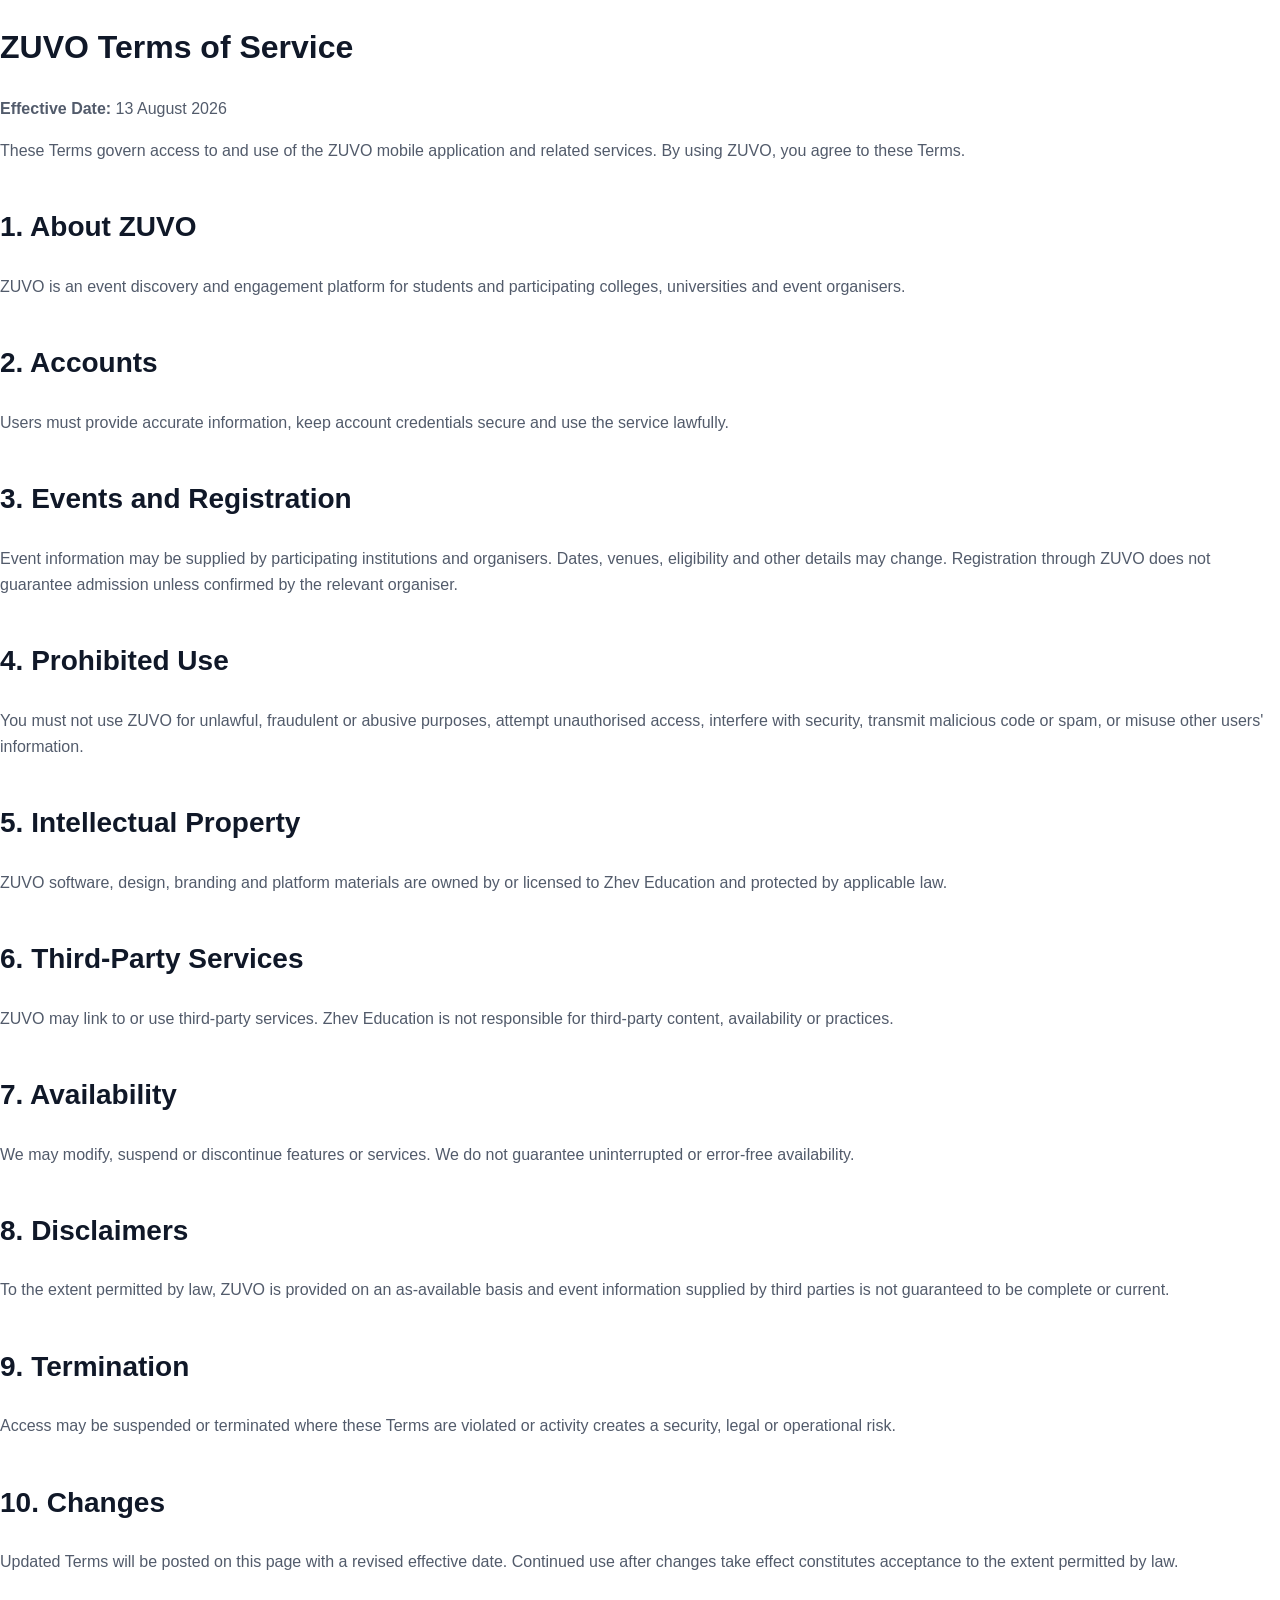
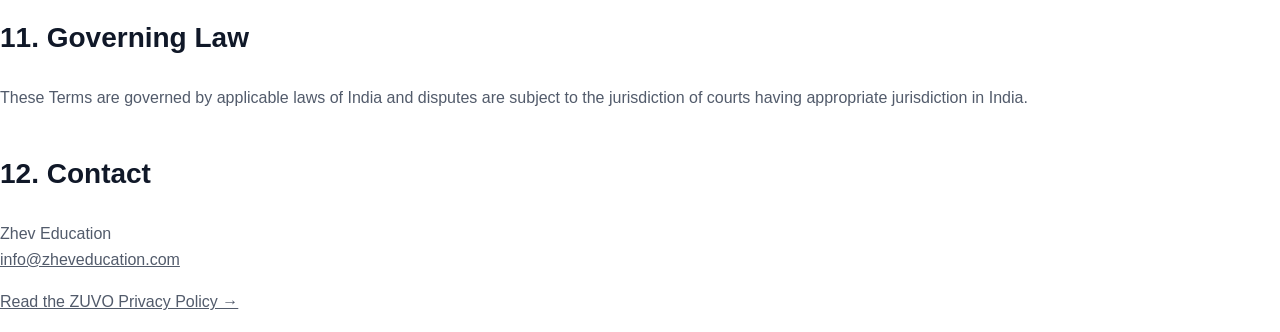
<file: terms-of-service.html>
<!doctype html><html lang="en"><head><meta charset="utf-8"><meta name="viewport" content="width=device-width,initial-scale=1"><link rel="stylesheet" href="styles.css"><title>Terms of Service | ZUVO</title></head><body><main class="content-section legal"><h1>ZUVO Terms of Service</h1><p><strong>Effective Date:</strong> 13 August 2026</p><p>These Terms govern access to and use of the ZUVO mobile application and related services. By using ZUVO, you agree to these Terms.</p><h2>1. About ZUVO</h2><p>ZUVO is an event discovery and engagement platform for students and participating colleges, universities and event organisers.</p><h2>2. Accounts</h2><p>Users must provide accurate information, keep account credentials secure and use the service lawfully.</p><h2>3. Events and Registration</h2><p>Event information may be supplied by participating institutions and organisers. Dates, venues, eligibility and other details may change. Registration through ZUVO does not guarantee admission unless confirmed by the relevant organiser.</p><h2>4. Prohibited Use</h2><p>You must not use ZUVO for unlawful, fraudulent or abusive purposes, attempt unauthorised access, interfere with security, transmit malicious code or spam, or misuse other users' information.</p><h2>5. Intellectual Property</h2><p>ZUVO software, design, branding and platform materials are owned by or licensed to Zhev Education and protected by applicable law.</p><h2>6. Third-Party Services</h2><p>ZUVO may link to or use third-party services. Zhev Education is not responsible for third-party content, availability or practices.</p><h2>7. Availability</h2><p>We may modify, suspend or discontinue features or services. We do not guarantee uninterrupted or error-free availability.</p><h2>8. Disclaimers</h2><p>To the extent permitted by law, ZUVO is provided on an as-available basis and event information supplied by third parties is not guaranteed to be complete or current.</p><h2>9. Termination</h2><p>Access may be suspended or terminated where these Terms are violated or activity creates a security, legal or operational risk.</p><h2>10. Changes</h2><p>Updated Terms will be posted on this page with a revised effective date. Continued use after changes take effect constitutes acceptance to the extent permitted by law.</p><h2>11. Governing Law</h2><p>These Terms are governed by applicable laws of India and disputes are subject to the jurisdiction of courts having appropriate jurisdiction in India.</p><h2>12. Contact</h2><p>Zhev Education<br><a href="mailto:info@zheveducation.com">info@zheveducation.com</a></p><p><a href="privacy-policy.html">Read the ZUVO Privacy Policy →</a></p></main></body></html>
</file>
<file: styles.css>
*{box-sizing:border-box}html{scroll-behavior:smooth}body{margin:0;font-family:Arial,sans-serif;color:#101828;background:#fff;line-height:1.65}a{color:inherit}.site-header{position:sticky;top:0;z-index:10;background:rgba(255,255,255,.96);border-bottom:1px solid #e9e7f2}.header-container{max-width:1180px;margin:auto;padding:14px 22px;display:flex;align-items:center;gap:28px}.logo{display:inline-flex;align-items:center;gap:10px;text-decoration:none;font-size:21px;font-weight:800}.logo-mark{display:grid;place-items:center;width:34px;height:34px;border-radius:11px;background:#5b3df5;color:#fff}.main-nav{display:flex;gap:22px;margin-left:auto}.main-nav a{font-size:14px;font-weight:600;text-decoration:none;color:#344054}.header-button,.button{display:inline-flex;align-items:center;justify-content:center;text-decoration:none;font-weight:700;border-radius:12px}.header-button{background:#5b3df5;color:#fff;padding:10px 17px;font-size:14px}.hero{max-width:1180px;margin:auto;padding:84px 22px 80px;display:grid;grid-template-columns:1.05fr .95fr;gap:65px;align-items:center}.eyebrow{font-size:12px;letter-spacing:1.7px;font-weight:800;color:#5b3df5}.hero h1,.section h2,.final-cta h2{line-height:1.12;letter-spacing:-1.2px}.hero h1{font-size:clamp(48px,6vw,78px);margin:16px 0 22px}.hero h1 span{color:#5b3df5}.hero-description{font-size:19px;color:#667085;max-width:640px}.hero-buttons{display:flex;gap:12px;margin-top:30px;flex-wrap:wrap}.button{padding:13px 20px}.button-primary{background:#5b3df5;color:#fff}.button-secondary{border:1px solid #e9e7f2;background:#fff}.button-light{background:#fff;color:#17132b}.hero-preview{background:linear-gradient(145deg,#17132b,#3b287d);border-radius:28px;padding:23px;color:#fff;box-shadow:0 25px 70px rgba(46,31,110,.2)}.preview-header{font-weight:800;display:flex;justify-content:space-between;padding:4px 4px 18px}.preview-header span{font-size:9px;color:#8df0c1}.search-box{background:rgba(255,255,255,.1);border:1px solid rgba(255,255,255,.12);border-radius:12px;padding:12px;color:#ddd;margin-bottom:20px}.preview-label{font-size:10px;letter-spacing:1.5px;color:#bcb4e8;font-weight:800}.event-preview{display:grid;grid-template-columns:58px 1fr;gap:14px;background:#fff;color:#101828;border-radius:16px;padding:13px;margin:10px 0}.event-date{display:grid;place-items:center;align-content:center;background:#f5f3ff;color:#5b3df5;border-radius:12px}.event-date strong{font-size:21px;line-height:1}.event-date small{font-size:9px;font-weight:800}.event-preview strong{display:block;font-size:13px}.event-preview span,.event-preview small{display:block;color:#667085;font-size:10px}.section{max-width:1180px;margin:auto;padding:90px 22px}.intro-section{text-align:center}.section-description{max-width:760px;margin:0 auto;color:#667085;font-size:18px}.three-column-stats{display:grid;grid-template-columns:repeat(3,1fr);margin-top:48px;border-top:1px solid #e9e7f2;border-bottom:1px solid #e9e7f2}.three-column-stats div{padding:25px 10px;border-right:1px solid #e9e7f2}.three-column-stats div:last-child{border:0}.three-column-stats strong,.three-column-stats span{display:block}.three-column-stats strong{font-size:20px}.three-column-stats span{color:#667085;font-size:14px}.section-heading{display:flex;justify-content:space-between;gap:20px;align-items:end}.section-heading>a{color:#5b3df5;font-weight:700;text-decoration:none}.feature-cards{display:grid;grid-template-columns:repeat(3,1fr);gap:18px;margin-top:38px}.feature-card{border:1px solid #e9e7f2;border-radius:20px;padding:27px}.feature-icon{width:42px;height:42px;display:grid;place-items:center;border-radius:12px;background:#f5f3ff;color:#5b3df5;font-size:22px}.feature-card p{color:#667085}.category-grid,.steps{display:grid;grid-template-columns:repeat(3,1fr);gap:18px;margin-top:35px}.category-card{border:1px solid #e9e7f2;border-radius:18px;padding:24px;text-decoration:none}.category-card span{display:block;font-size:28px;margin-bottom:10px}.category-card strong,.category-card small{display:block}.category-card small{color:#667085;margin-top:4px}.center-button{text-align:center;margin-top:35px}.step{padding:25px;border-top:3px solid #5b3df5}.step-number{color:#5b3df5;font-size:14px;font-weight:800;letter-spacing:1px}.step p{color:#667085}.split-section{max-width:1180px;margin:auto;padding:40px 22px 90px;display:grid;grid-template-columns:1fr 1fr;gap:45px;align-items:center}.split-content p{color:#667085;font-size:18px}.split-visual{min-height:290px;display:grid;place-items:center;border-radius:28px;background:#f5f3ff}.visual-card{background:#5b3df5;color:#fff;padding:38px;border-radius:24px;max-width:360px;transform:rotate(-2deg)}.visual-card span{display:block;font-size:11px;letter-spacing:1.7px;font-weight:800;margin-bottom:14px}.visual-card strong{font-size:28px;line-height:1.15;display:block}.organiser-card{background:#17132b;transform:rotate(2deg)}.final-cta{max-width:1180px;margin:20px auto 90px;border-radius:28px;padding:55px 50px;background:#17132b;color:#fff;text-align:center}.final-cta p:not(.eyebrow){color:#c8c3d7}.site-footer{background:#0d0b18;color:#d8d5e5;padding:55px 22px 25px}.footer-container{max-width:1180px;margin:auto;display:grid;grid-template-columns:2fr 1fr 1fr 1fr;gap:40px}.footer-brand p{max-width:330px;color:#9893aa}.powered-by{font-size:12px;color:#777286}.footer-column strong{display:block;color:#fff;margin-bottom:12px}.footer-column a{display:block;text-decoration:none;color:#aaa4bb;margin:8px 0;font-size:14px}.footer-bottom{max-width:1180px;margin:35px auto 0;border-top:1px solid #292535;padding-top:18px;font-size:12px;color:#777286}.content{max-width:980px;margin:auto;padding:75px 22px}.page-hero{background:#f5f3ff;padding:75px 22px;text-align:center}.page-hero p{max-width:720px;margin:auto;color:#667085;font-size:18px}.legal h2{font-size:28px;margin-top:40px}.legal p,.legal li{color:#525b6b}.legal ul{padding-left:20px}.contact-box{display:grid;grid-template-columns:1fr 1fr;gap:22px}.contact-card{border:1px solid #e9e7f2;border-radius:18px;padding:25px}.contact-card a{color:#5b3df5;font-weight:700;text-decoration:none}@media(max-width:900px){.main-nav{display:none}.header-container{flex-wrap:wrap}.menu-toggle{display:block;margin-left:auto}.hero,.split-section{grid-template-columns:1fr}.feature-cards,.category-grid,.steps{grid-template-columns:1fr 1fr}.footer-container{grid-template-columns:1fr 1fr}}@media(max-width:600px){.feature-cards,.category-grid,.steps,.three-column-stats,.contact-box{grid-template-columns:1fr}.three-column-stats div{border-right:0;border-bottom:1px solid #e9e7f2}.final-cta{margin:10px 22px 70px;padding:35px 25px}.header-button{display:none}}
</file>
